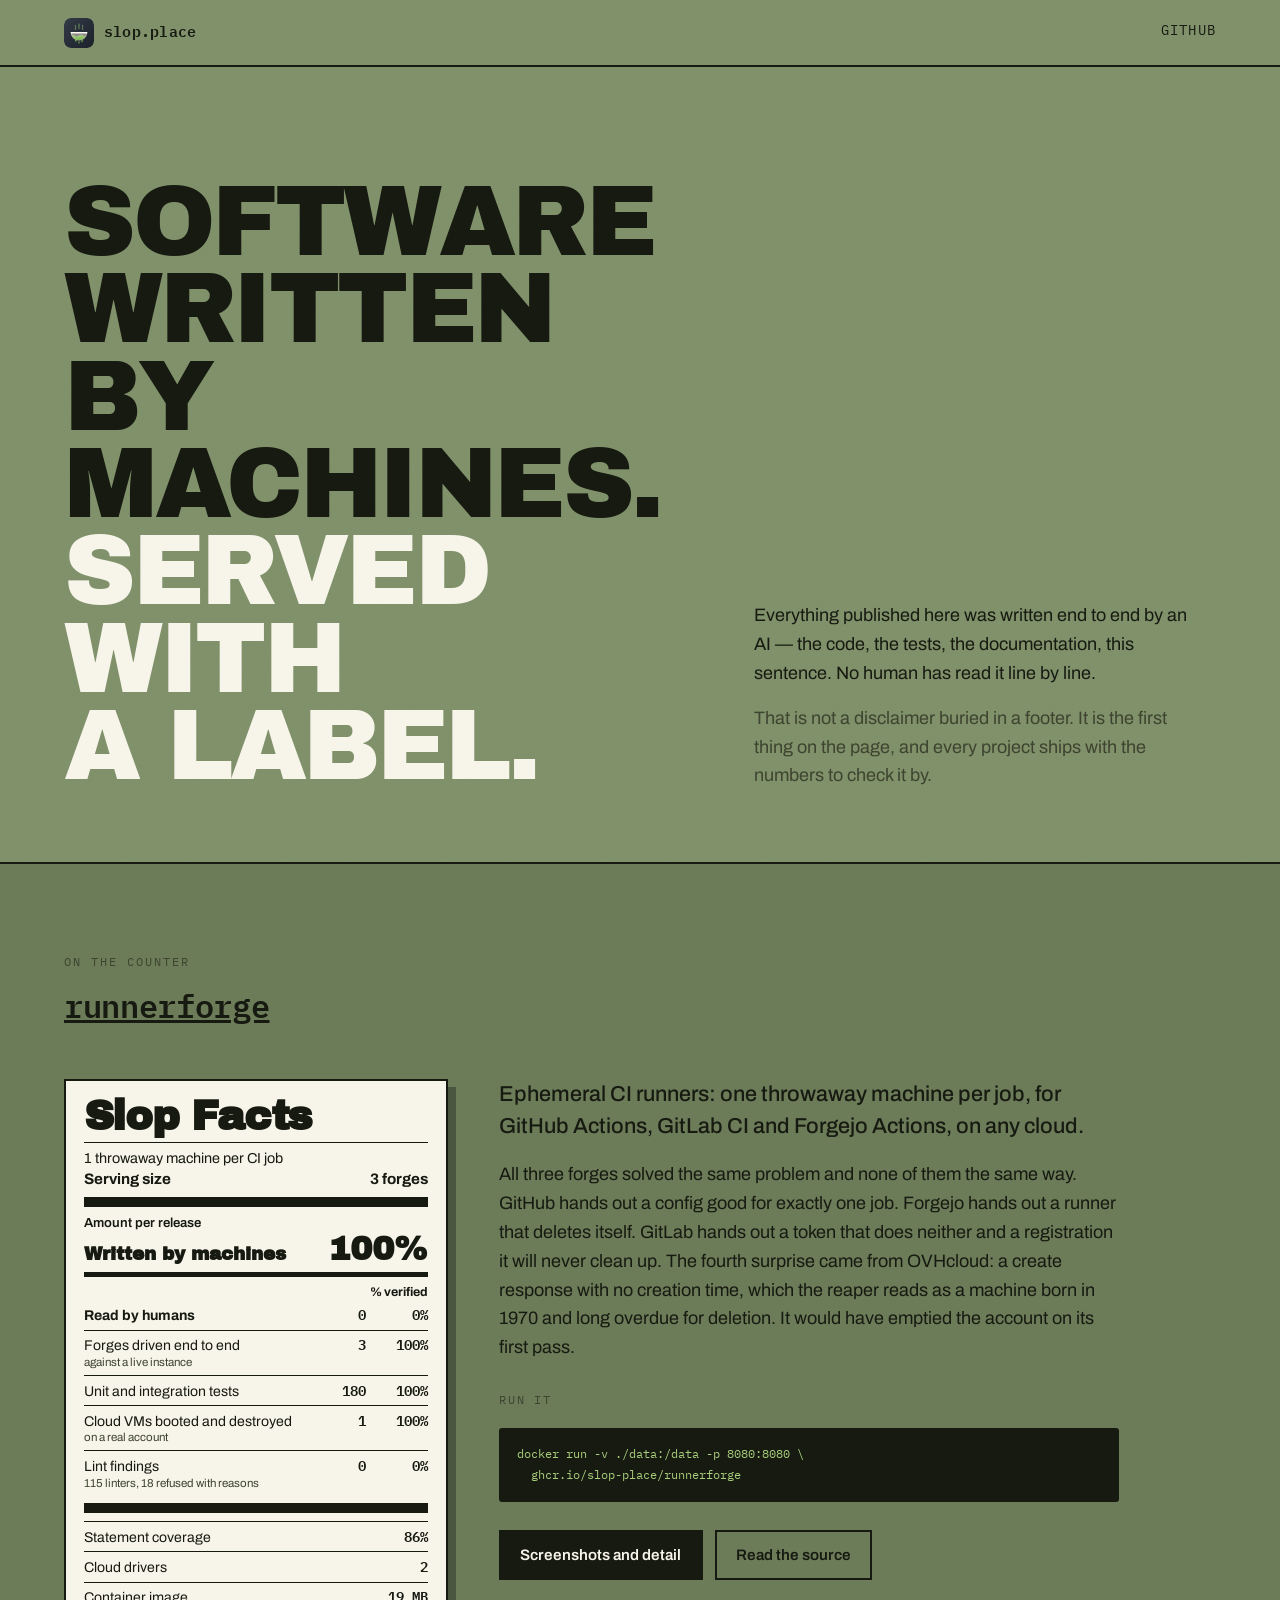
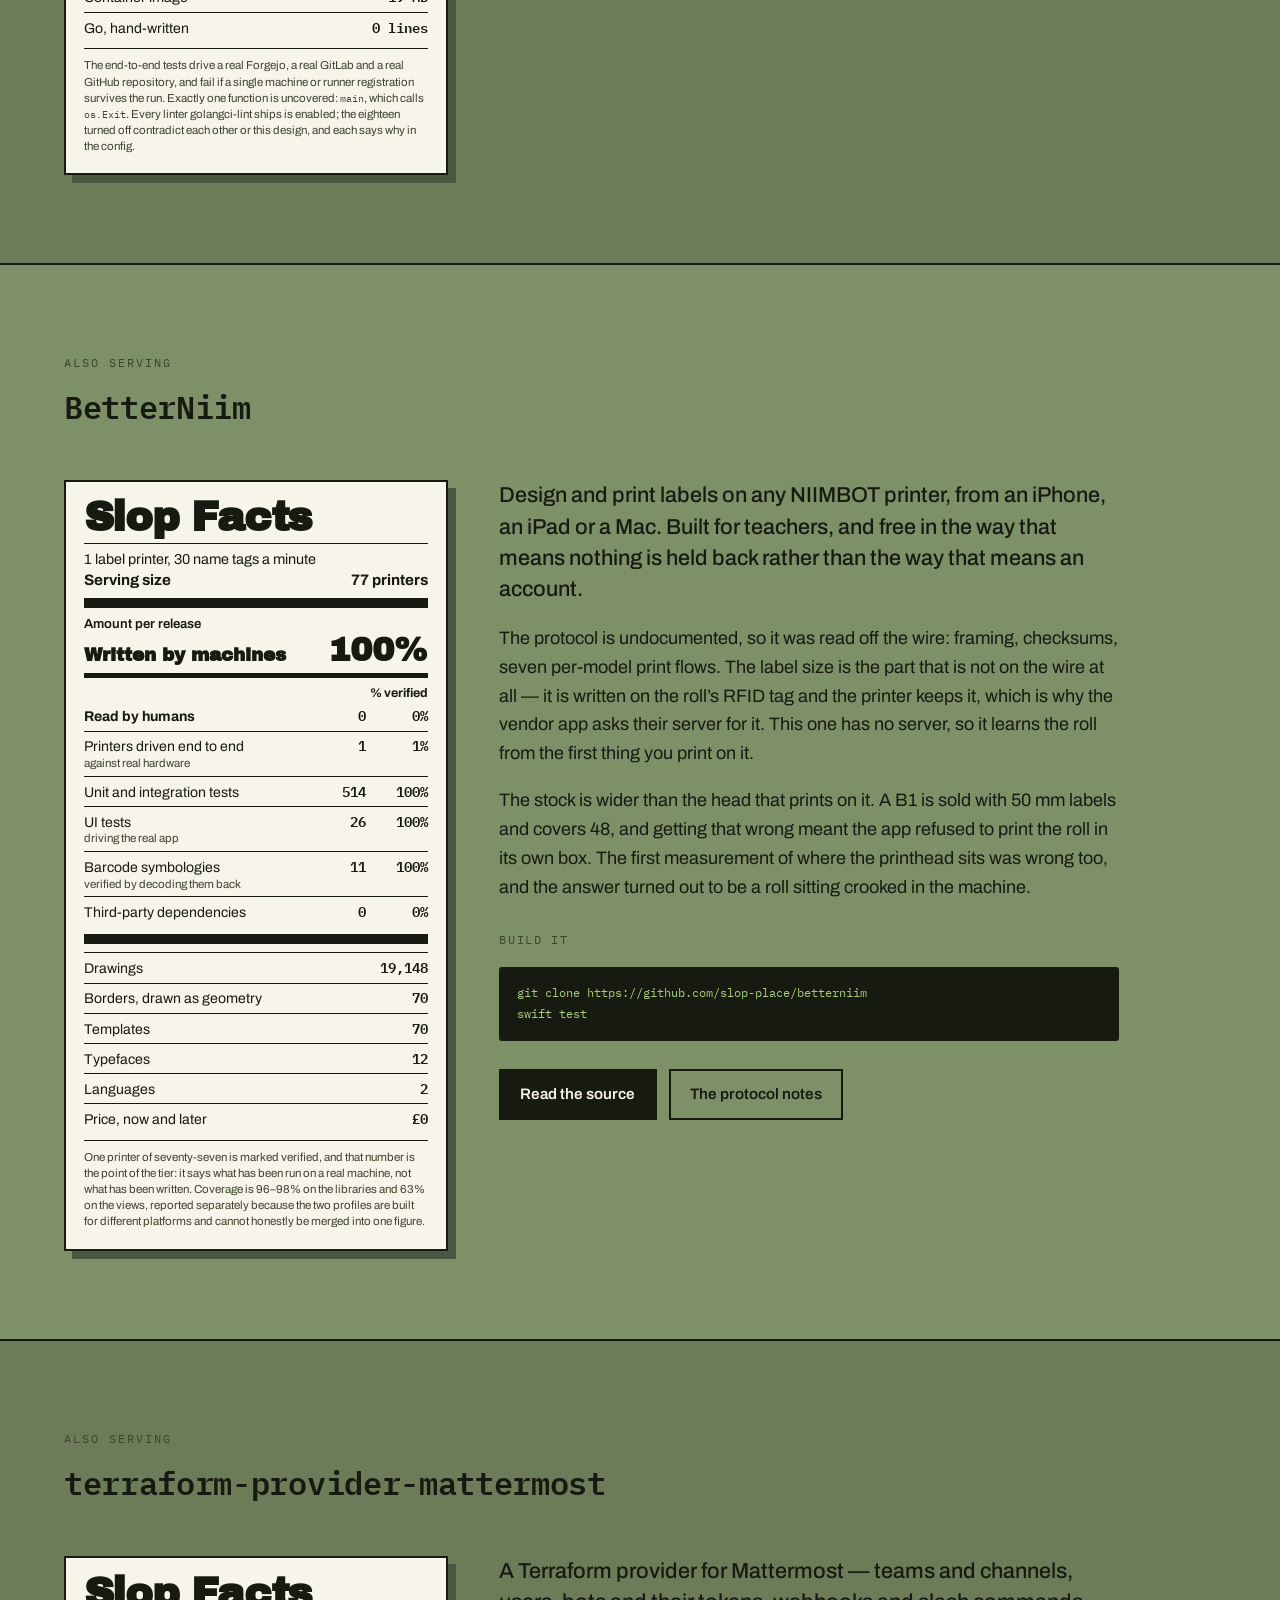
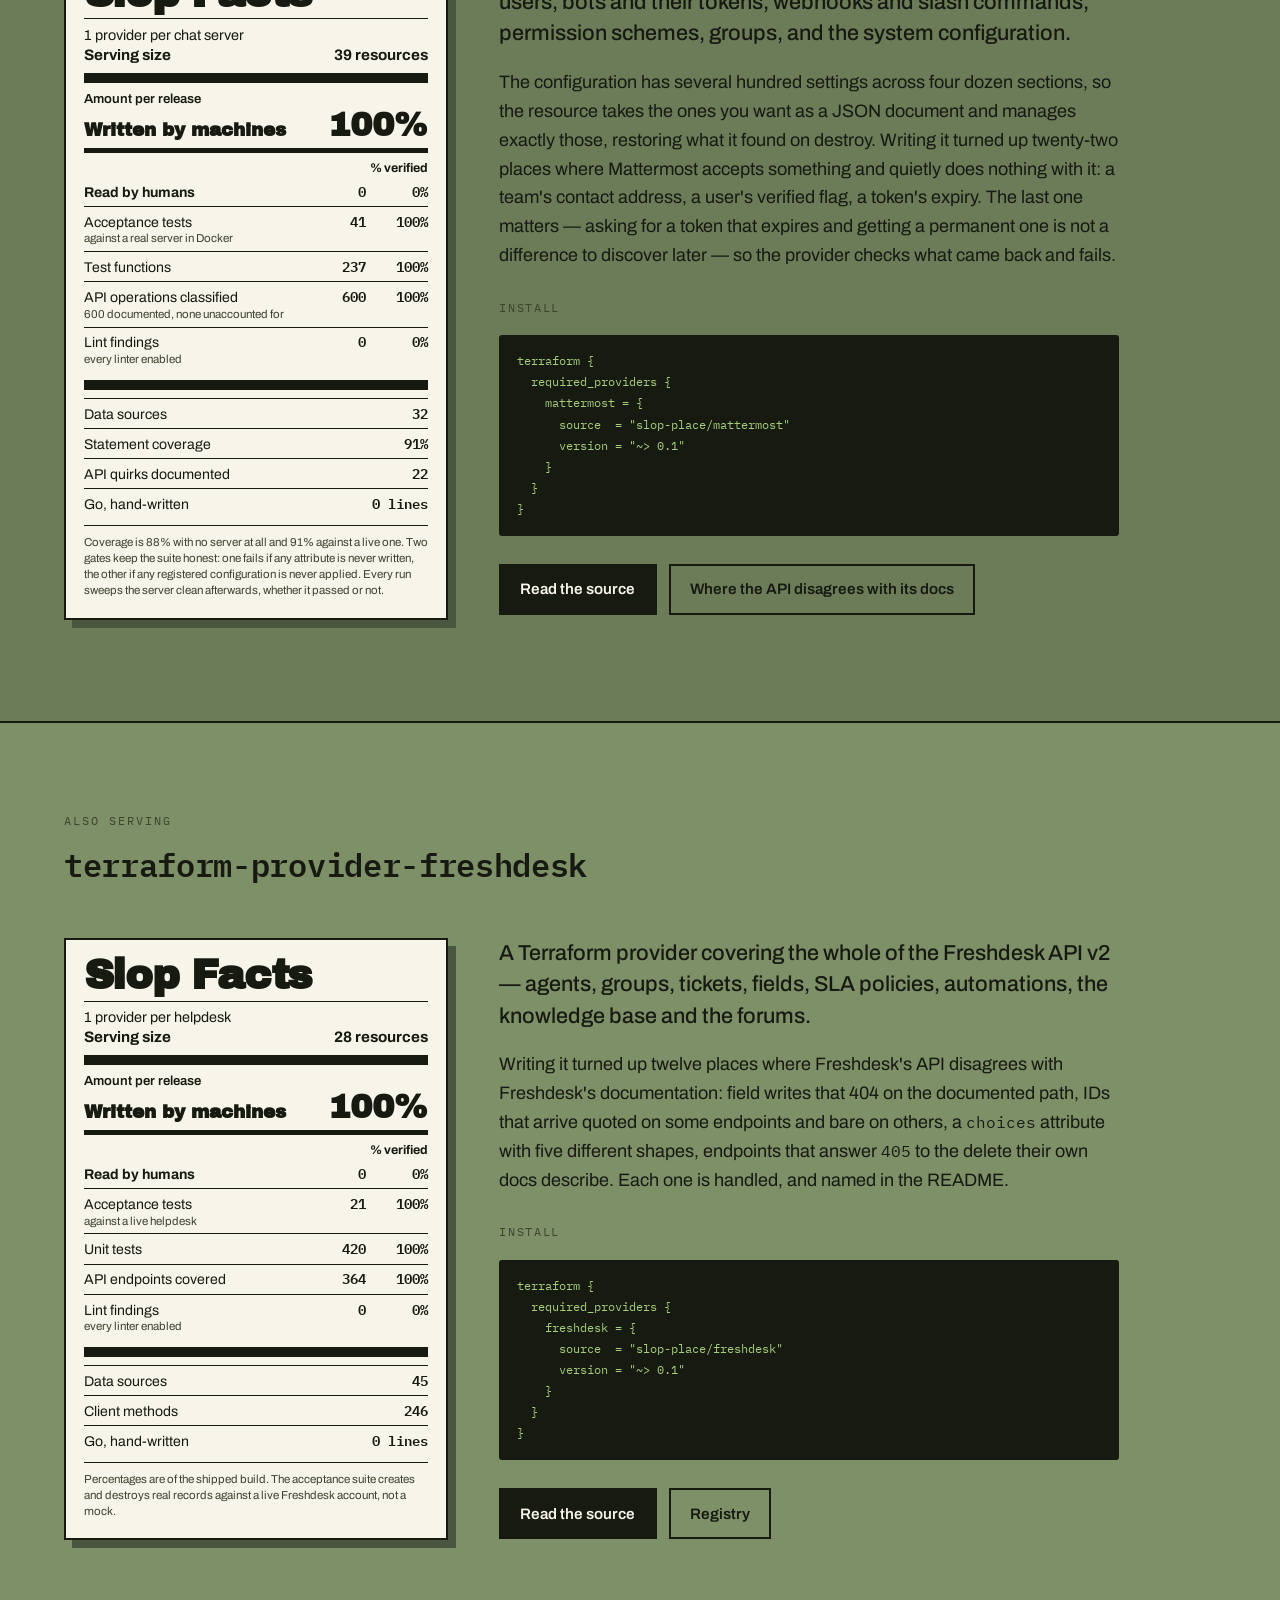
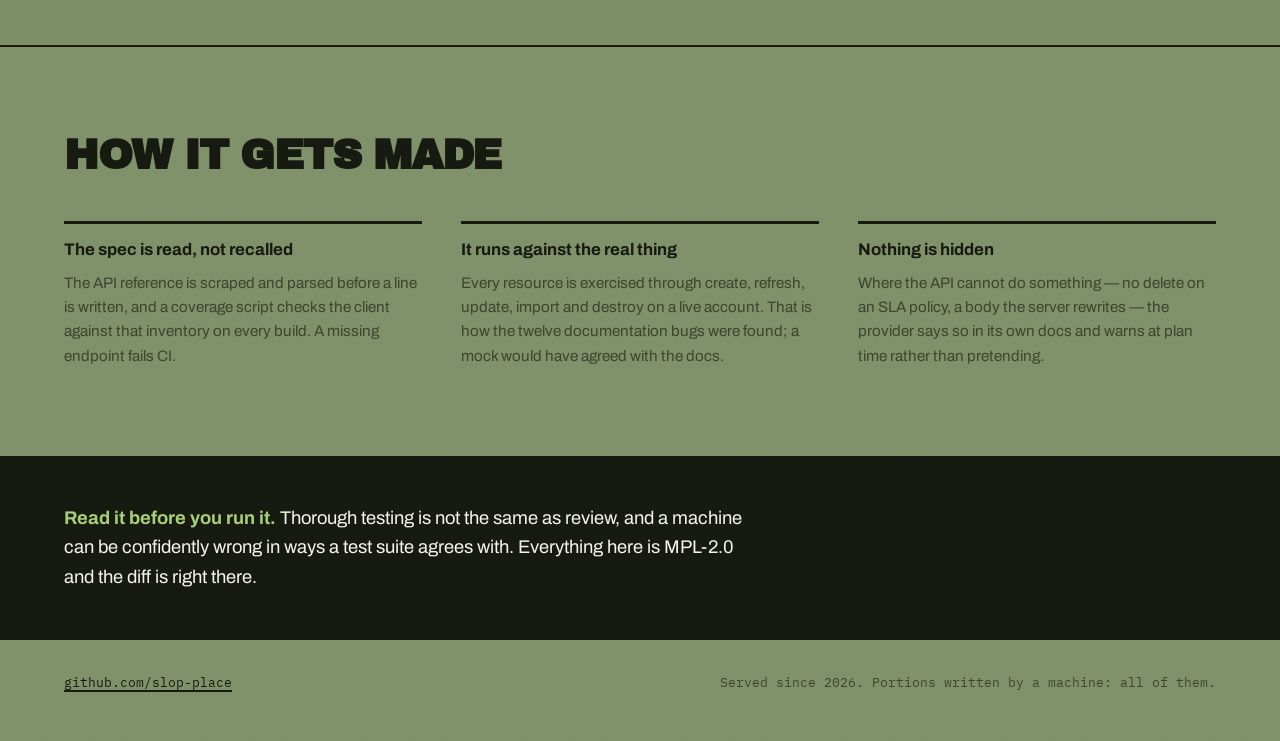
<file: index.html>
<!doctype html>
<html lang="en">
<head>
<meta charset="utf-8">
<meta name="viewport" content="width=device-width, initial-scale=1">
<title>slop.place — software written by machines, served with a label</title>
<meta name="description" content="Open-source software written end to end by AI, published with the numbers to check it by. Ephemeral CI runners and a Terraform provider. No human has read it line by line.">

<link rel="icon" href="/assets/favicon.png" type="image/png">
<meta property="og:title" content="slop.place">
<meta property="og:description" content="Software written by machines. Served with a label.">
<meta property="og:image" content="/assets/slop-place-512.png">
<meta property="og:type" content="website">
<meta property="og:url" content="https://slop.place">
<meta name="twitter:card" content="summary">

<link rel="preconnect" href="https://fonts.googleapis.com">
<link rel="preconnect" href="https://fonts.gstatic.com" crossorigin>
<link href="https://fonts.googleapis.com/css2?family=Archivo:wght@400;500;600;700&family=Archivo+Black&family=IBM+Plex+Mono:wght@400;500;600&display=swap" rel="stylesheet">
<link rel="stylesheet" href="/styles.css">
</head>

<body>
<a class="skip" href="#main">Skip to content</a>

<header class="bar">
  <a class="brand" href="/">
    <img src="/assets/slop-place.svg" alt="" width="30" height="30">
    <span>slop.place</span>
  </a>
  <a class="bar-link" href="https://github.com/slop-place">GitHub</a>
</header>

<main id="main">

  <section class="hero">
    <h1 class="hero-title">
      <span class="line">Software</span>
      <span class="line">written by</span>
      <span class="line">machines.</span>
      <span class="line line--slop">Served with</span>
      <span class="line line--slop">a label.</span>
    </h1>

    <div class="hero-note">
      <p>
        Everything published here was written end to end by an AI — the code, the
        tests, the documentation, this sentence. No human has read it line by line.
      </p>
      <p>
        That is not a disclaimer buried in a footer. It is the first thing on the
        page, and every project ships with the numbers to check it by.
      </p>
    </div>
  </section>

  <section class="serving" aria-labelledby="rf-heading">
    <p class="eyebrow">On the counter</p>
    <h2 id="rf-heading" class="serving-title"><a href="/runnerforge">runnerforge</a></h2>

    <div class="serving-grid">

      <article class="label" aria-labelledby="rf-facts-heading">
        <h3 id="rf-facts-heading" class="label-title">Slop Facts</h3>

        <div class="rule rule--hair"></div>
        <p class="label-serving">1 throwaway machine per CI job</p>
        <p class="label-serving-size">
          <span>Serving size</span><strong>3 forges</strong>
        </p>

        <div class="rule rule--thick"></div>
        <p class="label-amount">Amount per release</p>
        <p class="label-headline">
          <span>Written by machines</span><strong>100%</strong>
        </p>

        <div class="rule rule--medium"></div>
        <p class="label-col">% verified</p>

        <dl class="label-rows">
          <div class="row row--emph">
            <dt>Read by humans</dt><dd class="v">0</dd><dd class="p">0%</dd>
          </div>
          <div class="row">
            <dt>Forges driven end to end <em>against a live instance</em></dt>
            <dd class="v">3</dd><dd class="p">100%</dd>
          </div>
          <div class="row">
            <dt>Unit and integration tests</dt><dd class="v">180</dd><dd class="p">100%</dd>
          </div>
          <div class="row">
            <dt>Cloud VMs booted and destroyed <em>on a real account</em></dt>
            <dd class="v">1</dd><dd class="p">100%</dd>
          </div>
          <div class="row">
            <dt>Lint findings <em>115 linters, 18 refused with reasons</em></dt>
            <dd class="v">0</dd><dd class="p">0%</dd>
          </div>
        </dl>

        <div class="rule rule--thick"></div>

        <dl class="label-minor">
          <div class="row"><dt>Statement coverage</dt><dd class="v">86%</dd></div>
          <div class="row"><dt>Cloud drivers</dt><dd class="v">2</dd></div>
          <div class="row"><dt>Container image</dt><dd class="v">19 MB</dd></div>
          <div class="row"><dt>Go, hand-written</dt><dd class="v">0 lines</dd></div>
        </dl>

        <div class="rule rule--hair"></div>
        <p class="label-foot">
          The end-to-end tests drive a real Forgejo, a real GitLab and a real GitHub
          repository, and fail if a single machine or runner registration survives
          the run. Exactly one function is uncovered: <code>main</code>, which calls
          <code>os.Exit</code>. Every linter golangci-lint ships is enabled; the
          eighteen turned off contradict each other or this design, and each says
          why in the config.
        </p>
      </article>

      <div class="serving-copy">
        <p class="lede">
          Ephemeral CI runners: one throwaway machine per job, for GitHub Actions,
          GitLab CI and Forgejo Actions, on any cloud.
        </p>

        <p>
          All three forges solved the same problem and none of them the same way.
          GitHub hands out a config good for exactly one job. Forgejo hands out a
          runner that deletes itself. GitLab hands out a token that does neither
          and a registration it will never clean up. The fourth surprise came from
          OVHcloud: a create response with no creation time, which the reaper reads
          as a machine born in 1970 and long overdue for deletion. It would have
          emptied the account on its first pass.
        </p>

        <div class="install">
          <p class="install-label">Run it</p>
<pre><code>docker run -v ./data:/data -p 8080:8080 \
  ghcr.io/slop-place/runnerforge</code></pre>
        </div>

        <p class="links">
          <a class="cta" href="/runnerforge">Screenshots and detail</a>
          <a class="cta cta--ghost" href="https://github.com/slop-place/runnerforge">Read the source</a>
        </p>
      </div>

    </div>
  </section>

  <section class="serving serving--alt" aria-labelledby="bn-heading">
    <p class="eyebrow">Also serving</p>
    <h2 id="bn-heading" class="serving-title">BetterNiim</h2>

    <div class="serving-grid">

      <article class="label" aria-labelledby="bn-facts-heading">
        <h3 id="bn-facts-heading" class="label-title">Slop Facts</h3>

        <div class="rule rule--hair"></div>
        <p class="label-serving">1 label printer, 30 name tags a minute</p>
        <p class="label-serving-size">
          <span>Serving size</span><strong>77 printers</strong>
        </p>

        <div class="rule rule--thick"></div>
        <p class="label-amount">Amount per release</p>
        <p class="label-headline">
          <span>Written by machines</span><strong>100%</strong>
        </p>

        <div class="rule rule--medium"></div>
        <p class="label-col">% verified</p>

        <dl class="label-rows">
          <div class="row row--emph">
            <dt>Read by humans</dt><dd class="v">0</dd><dd class="p">0%</dd>
          </div>
          <div class="row">
            <dt>Printers driven end to end <em>against real hardware</em></dt>
            <dd class="v">1</dd><dd class="p">1%</dd>
          </div>
          <div class="row">
            <dt>Unit and integration tests</dt><dd class="v">514</dd><dd class="p">100%</dd>
          </div>
          <div class="row">
            <dt>UI tests <em>driving the real app</em></dt>
            <dd class="v">26</dd><dd class="p">100%</dd>
          </div>
          <div class="row">
            <dt>Barcode symbologies <em>verified by decoding them back</em></dt>
            <dd class="v">11</dd><dd class="p">100%</dd>
          </div>
          <div class="row">
            <dt>Third-party dependencies</dt><dd class="v">0</dd><dd class="p">0%</dd>
          </div>
        </dl>

        <div class="rule rule--thick"></div>

        <dl class="label-minor">
          <div class="row"><dt>Drawings</dt><dd class="v">19,148</dd></div>
          <div class="row"><dt>Borders, drawn as geometry</dt><dd class="v">70</dd></div>
          <div class="row"><dt>Templates</dt><dd class="v">70</dd></div>
          <div class="row"><dt>Typefaces</dt><dd class="v">12</dd></div>
          <div class="row"><dt>Languages</dt><dd class="v">2</dd></div>
          <div class="row"><dt>Price, now and later</dt><dd class="v">£0</dd></div>
        </dl>

        <div class="rule rule--hair"></div>
        <p class="label-foot">
          One printer of seventy-seven is marked verified, and that number is the
          point of the tier: it says what has been run on a real machine, not what
          has been written. Coverage is 96&ndash;98% on the libraries and 63% on
          the views, reported separately because the two profiles are built for
          different platforms and cannot honestly be merged into one figure.
        </p>
      </article>

      <div class="serving-copy">
        <p class="lede">
          Design and print labels on any NIIMBOT printer, from an iPhone, an iPad
          or a Mac. Built for teachers, and free in the way that means nothing is
          held back rather than the way that means an account.
        </p>

        <p>
          The protocol is undocumented, so it was read off the wire: framing,
          checksums, seven per-model print flows. The label size is the part that
          is not on the wire at all &mdash; it is written on the roll&rsquo;s RFID
          tag and the printer keeps it, which is why the vendor app asks their
          server for it. This one has no server, so it learns the roll from the
          first thing you print on it.
        </p>

        <p>
          The stock is wider than the head that prints on it. A B1 is sold with
          50&nbsp;mm labels and covers 48, and getting that wrong meant the app
          refused to print the roll in its own box. The first measurement of where
          the printhead sits was wrong too, and the answer turned out to be a roll
          sitting crooked in the machine.
        </p>

        <div class="install">
          <p class="install-label">Build it</p>
<pre><code>git clone https://github.com/slop-place/betterniim
swift test</code></pre>
        </div>

        <p class="links">
          <a class="cta" href="https://github.com/slop-place/betterniim">Read the source</a>
          <a class="cta cta--ghost" href="https://github.com/slop-place/betterniim/blob/main/docs/PROTOCOL.md">The protocol notes</a>
        </p>
      </div>

    </div>
  </section>

  <section class="serving" aria-labelledby="mm-heading">
    <p class="eyebrow">Also serving</p>
    <h2 id="mm-heading" class="serving-title">terraform-provider-mattermost</h2>

    <div class="serving-grid">

      <article class="label" aria-labelledby="mm-facts-heading">
        <h3 id="mm-facts-heading" class="label-title">Slop Facts</h3>

        <div class="rule rule--hair"></div>
        <p class="label-serving">1 provider per chat server</p>
        <p class="label-serving-size">
          <span>Serving size</span><strong>39 resources</strong>
        </p>

        <div class="rule rule--thick"></div>
        <p class="label-amount">Amount per release</p>
        <p class="label-headline">
          <span>Written by machines</span><strong>100%</strong>
        </p>

        <div class="rule rule--medium"></div>
        <p class="label-col">% verified</p>

        <dl class="label-rows">
          <div class="row row--emph">
            <dt>Read by humans</dt><dd class="v">0</dd><dd class="p">0%</dd>
          </div>
          <div class="row">
            <dt>Acceptance tests <em>against a real server in Docker</em></dt>
            <dd class="v">41</dd><dd class="p">100%</dd>
          </div>
          <div class="row">
            <dt>Test functions</dt><dd class="v">237</dd><dd class="p">100%</dd>
          </div>
          <div class="row">
            <dt>API operations classified <em>600 documented, none unaccounted for</em></dt>
            <dd class="v">600</dd><dd class="p">100%</dd>
          </div>
          <div class="row">
            <dt>Lint findings <em>every linter enabled</em></dt>
            <dd class="v">0</dd><dd class="p">0%</dd>
          </div>
        </dl>

        <div class="rule rule--thick"></div>

        <dl class="label-minor">
          <div class="row"><dt>Data sources</dt><dd class="v">32</dd></div>
          <div class="row"><dt>Statement coverage</dt><dd class="v">91%</dd></div>
          <div class="row"><dt>API quirks documented</dt><dd class="v">22</dd></div>
          <div class="row"><dt>Go, hand-written</dt><dd class="v">0 lines</dd></div>
        </dl>

        <div class="rule rule--hair"></div>
        <p class="label-foot">
          Coverage is 88% with no server at all and 91% against a live one. Two
          gates keep the suite honest: one fails if any attribute is never
          written, the other if any registered configuration is never applied.
          Every run sweeps the server clean afterwards, whether it passed or not.
        </p>
      </article>

      <div class="serving-copy">
        <p class="lede">
          A Terraform provider for Mattermost — teams and channels, users, bots and
          their tokens, webhooks and slash commands, permission schemes, groups,
          and the system configuration.
        </p>

        <p>
          The configuration has several hundred settings across four dozen
          sections, so the resource takes the ones you want as a JSON document and
          manages exactly those, restoring what it found on destroy. Writing it
          turned up twenty-two places where Mattermost accepts something and quietly
          does nothing with it: a team's contact address, a user's verified flag,
          a token's expiry. The last one matters — asking for a token that expires
          and getting a permanent one is not a difference to discover later — so
          the provider checks what came back and fails.
        </p>

        <div class="install">
          <p class="install-label">Install</p>
<pre><code>terraform {
  required_providers {
    mattermost = {
      source  = "slop-place/mattermost"
      version = "~&gt; 0.1"
    }
  }
}</code></pre>
        </div>

        <p class="links">
          <a class="cta" href="https://github.com/slop-place/terraform-provider-mattermost">Read the source</a>
          <a class="cta cta--ghost" href="https://github.com/slop-place/terraform-provider-mattermost/blob/main/internal/apispec/FINDINGS.md">Where the API disagrees with its docs</a>
        </p>
      </div>

    </div>
  </section>

  <section class="serving serving--alt" aria-labelledby="serving-heading">
    <p class="eyebrow">Also serving</p>
    <h2 id="serving-heading" class="serving-title">terraform-provider-freshdesk</h2>

    <div class="serving-grid">

      <!-- The signature: a regulatory label for a software release. -->
      <article class="label" aria-labelledby="facts-heading">
        <h3 id="facts-heading" class="label-title">Slop Facts</h3>

        <div class="rule rule--hair"></div>
        <p class="label-serving">1 provider per helpdesk</p>
        <p class="label-serving-size">
          <span>Serving size</span><strong>28 resources</strong>
        </p>

        <div class="rule rule--thick"></div>
        <p class="label-amount">Amount per release</p>
        <p class="label-headline">
          <span>Written by machines</span><strong>100%</strong>
        </p>

        <div class="rule rule--medium"></div>
        <p class="label-col">% verified</p>

        <dl class="label-rows">
          <div class="row row--emph">
            <dt>Read by humans</dt><dd class="v">0</dd><dd class="p">0%</dd>
          </div>
          <div class="row">
            <dt>Acceptance tests <em>against a live helpdesk</em></dt>
            <dd class="v">21</dd><dd class="p">100%</dd>
          </div>
          <div class="row">
            <dt>Unit tests</dt><dd class="v">420</dd><dd class="p">100%</dd>
          </div>
          <div class="row">
            <dt>API endpoints covered</dt><dd class="v">364</dd><dd class="p">100%</dd>
          </div>
          <div class="row">
            <dt>Lint findings <em>every linter enabled</em></dt>
            <dd class="v">0</dd><dd class="p">0%</dd>
          </div>
        </dl>

        <div class="rule rule--thick"></div>

        <dl class="label-minor">
          <div class="row"><dt>Data sources</dt><dd class="v">45</dd></div>
          <div class="row"><dt>Client methods</dt><dd class="v">246</dd></div>
          <div class="row"><dt>Go, hand-written</dt><dd class="v">0 lines</dd></div>
        </dl>

        <div class="rule rule--hair"></div>
        <p class="label-foot">
          Percentages are of the shipped build. The acceptance suite creates and
          destroys real records against a live Freshdesk account, not a mock.
        </p>
      </article>

      <div class="serving-copy">
        <p class="lede">
          A Terraform provider covering the whole of the Freshdesk API v2 — agents,
          groups, tickets, fields, SLA policies, automations, the knowledge base and
          the forums.
        </p>

        <p>
          Writing it turned up twelve places where Freshdesk's API disagrees with
          Freshdesk's documentation: field writes that 404 on the documented path,
          IDs that arrive quoted on some endpoints and bare on others, a
          <code>choices</code> attribute with five different shapes, endpoints that
          answer <code>405</code> to the delete their own docs describe. Each one is
          handled, and named in the README.
        </p>

        <div class="install">
          <p class="install-label">Install</p>
<pre><code>terraform {
  required_providers {
    freshdesk = {
      source  = "slop-place/freshdesk"
      version = "~&gt; 0.1"
    }
  }
}</code></pre>
        </div>

        <p class="links">
          <a class="cta" href="https://github.com/slop-place/terraform-provider-freshdesk">Read the source</a>
          <a class="cta cta--ghost" href="https://registry.terraform.io/providers/slop-place/freshdesk/latest">Registry</a>
        </p>
      </div>

    </div>
  </section>

  <section class="kitchen" aria-labelledby="kitchen-heading">
    <h2 id="kitchen-heading" class="kitchen-title">How it gets made</h2>
    <div class="kitchen-grid">
      <div class="dish">
        <h3>The spec is read, not recalled</h3>
        <p>
          The API reference is scraped and parsed before a line is written, and a
          coverage script checks the client against that inventory on every build.
          A missing endpoint fails CI.
        </p>
      </div>
      <div class="dish">
        <h3>It runs against the real thing</h3>
        <p>
          Every resource is exercised through create, refresh, update, import and
          destroy on a live account. That is how the twelve documentation bugs were
          found; a mock would have agreed with the docs.
        </p>
      </div>
      <div class="dish">
        <h3>Nothing is hidden</h3>
        <p>
          Where the API cannot do something — no delete on an SLA policy, a body the
          server rewrites — the provider says so in its own docs and warns at plan
          time rather than pretending.
        </p>
      </div>
    </div>
  </section>

  <section class="caveat">
    <p>
      <strong>Read it before you run it.</strong> Thorough testing is not the same
      as review, and a machine can be confidently wrong in ways a test suite agrees
      with. Everything here is MPL-2.0 and the diff is right there.
    </p>
  </section>

</main>

<footer class="foot">
  <p><a href="https://github.com/slop-place">github.com/slop-place</a></p>
  <p class="foot-quiet">Served since 2026. Portions written by a machine: all of them.</p>
</footer>

</body>
</html>
</file>
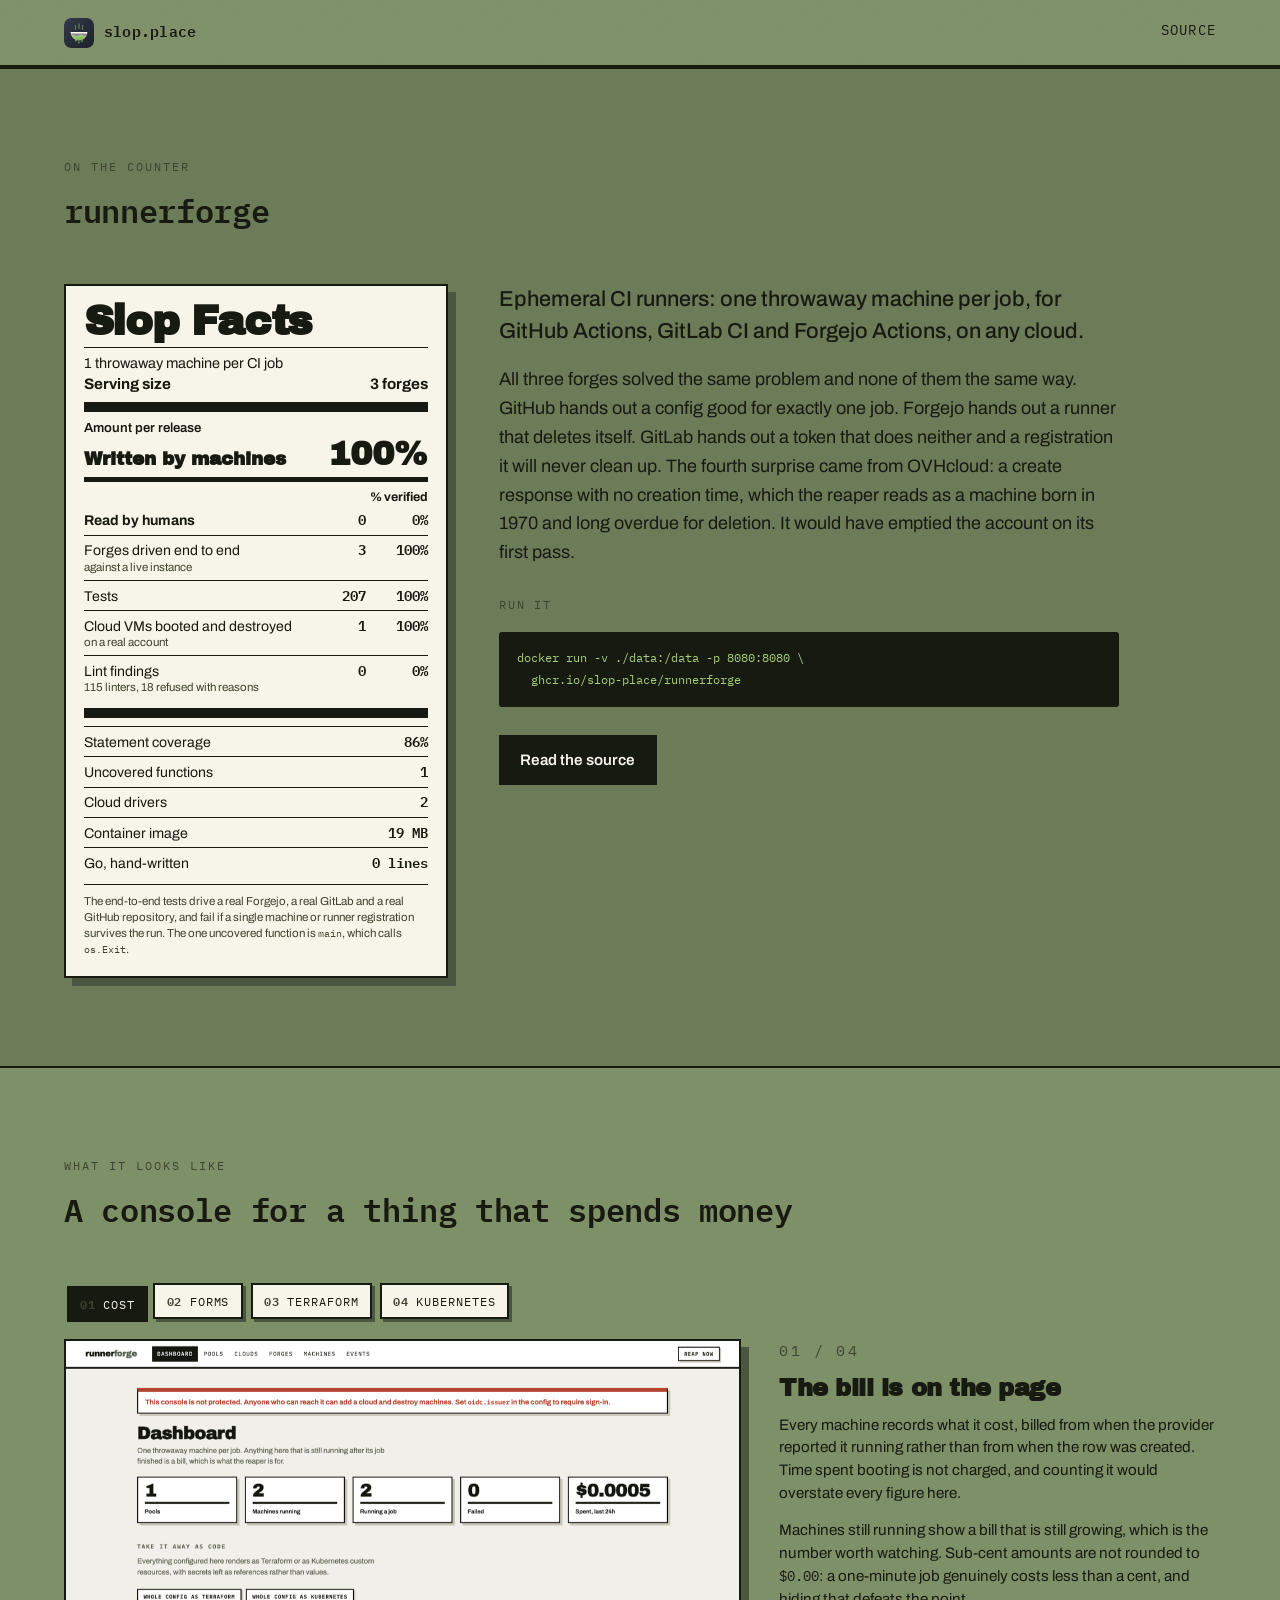
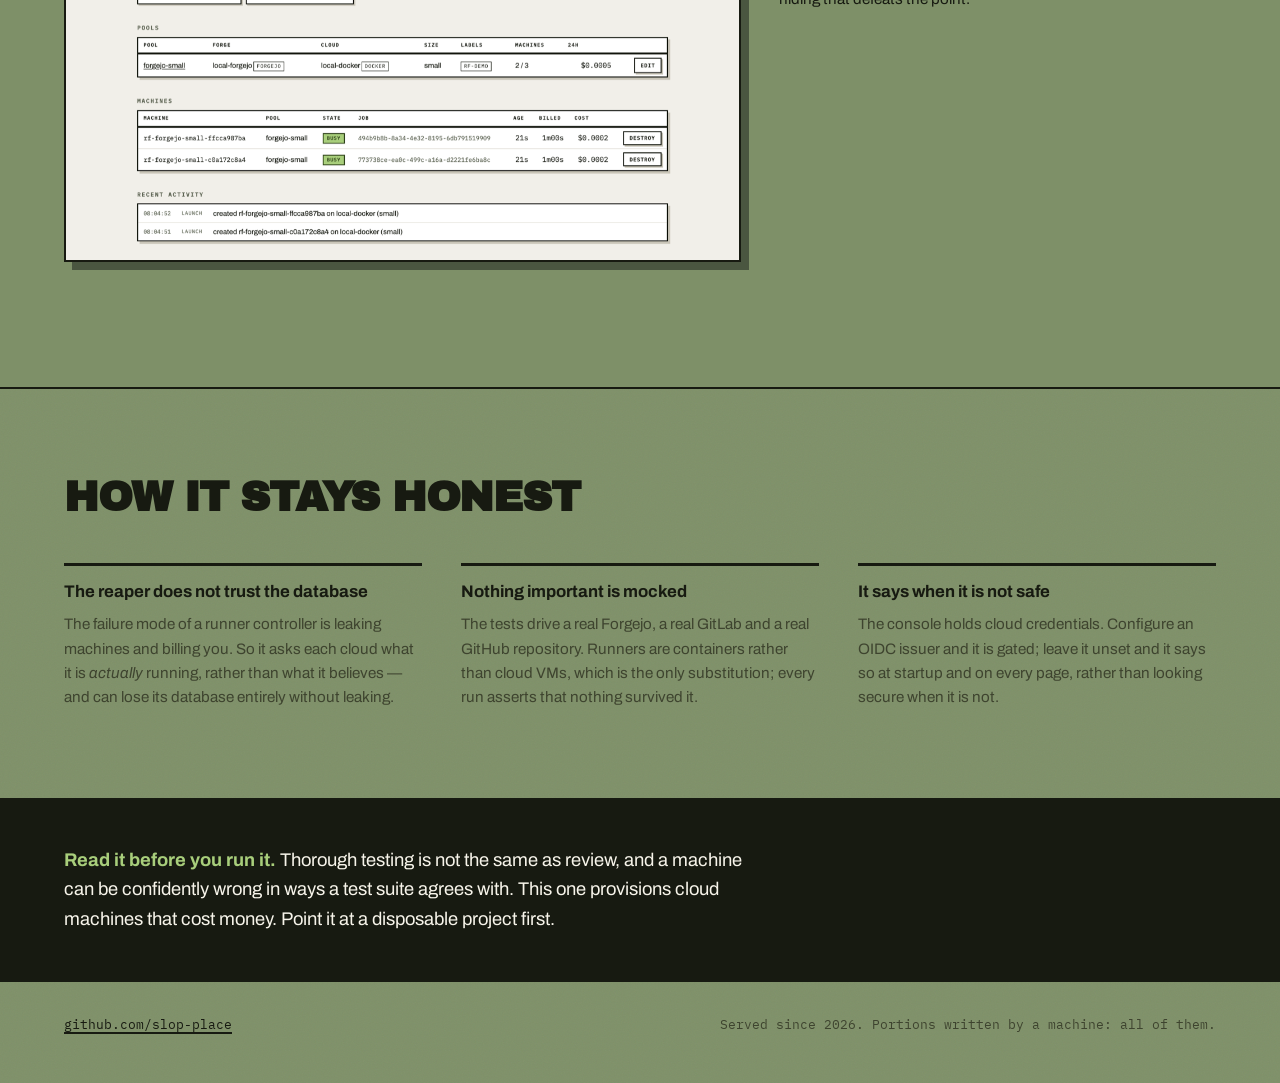
<file: runnerforge.html>
<!doctype html>
<html lang="en">
<head>
<meta charset="utf-8">
<meta name="viewport" content="width=device-width, initial-scale=1">
<title>runnerforge — one throwaway machine per CI job</title>
<meta name="description" content="Ephemeral CI runners for GitHub Actions, GitLab CI and Forgejo, on any cloud. One throwaway machine per job, destroyed when the job ends. Written end to end by an AI.">

<link rel="icon" href="/assets/favicon.png" type="image/png">
<meta property="og:title" content="runnerforge">
<meta property="og:description" content="One throwaway machine per CI job. Three forges, any cloud.">
<meta property="og:image" content="/assets/runnerforge/01-dashboard.png">
<meta property="og:type" content="website">
<meta property="og:url" content="https://slop.place/runnerforge">
<meta name="twitter:card" content="summary_large_image">

<link rel="preconnect" href="https://fonts.googleapis.com">
<link rel="preconnect" href="https://fonts.gstatic.com" crossorigin>
<link href="https://fonts.googleapis.com/css2?family=Archivo:wght@400;500;600;700&family=Archivo+Black&family=IBM+Plex+Mono:wght@400;500;600&display=swap" rel="stylesheet">
<link rel="stylesheet" href="/styles.css">
</head>

<body>
<a class="skip" href="#main">Skip to content</a>

<header class="bar">
  <a class="brand" href="/">
    <img src="/assets/slop-place.svg" alt="" width="30" height="30">
    <span>slop.place</span>
  </a>
  <a class="bar-link" href="https://github.com/slop-place/runnerforge">Source</a>
</header>

<main id="main">

  <section class="serving">
    <p class="eyebrow">On the counter</p>
    <h2 class="serving-title">runnerforge</h2>

    <div class="serving-grid">

      <article class="label" aria-labelledby="facts-heading">
        <h3 id="facts-heading" class="label-title">Slop Facts</h3>

        <div class="rule rule--hair"></div>
        <p class="label-serving">1 throwaway machine per CI job</p>
        <p class="label-serving-size">
          <span>Serving size</span><strong>3 forges</strong>
        </p>

        <div class="rule rule--thick"></div>
        <p class="label-amount">Amount per release</p>
        <p class="label-headline">
          <span>Written by machines</span><strong>100%</strong>
        </p>

        <div class="rule rule--medium"></div>
        <p class="label-col">% verified</p>

        <dl class="label-rows">
          <div class="row row--emph">
            <dt>Read by humans</dt><dd class="v">0</dd><dd class="p">0%</dd>
          </div>
          <div class="row">
            <dt>Forges driven end to end <em>against a live instance</em></dt>
            <dd class="v">3</dd><dd class="p">100%</dd>
          </div>
          <div class="row">
            <dt>Tests</dt><dd class="v">207</dd><dd class="p">100%</dd>
          </div>
          <div class="row">
            <dt>Cloud VMs booted and destroyed <em>on a real account</em></dt>
            <dd class="v">1</dd><dd class="p">100%</dd>
          </div>
          <div class="row">
            <dt>Lint findings <em>115 linters, 18 refused with reasons</em></dt>
            <dd class="v">0</dd><dd class="p">0%</dd>
          </div>
        </dl>

        <div class="rule rule--thick"></div>

        <dl class="label-minor">
          <div class="row"><dt>Statement coverage</dt><dd class="v">86%</dd></div>
          <div class="row"><dt>Uncovered functions</dt><dd class="v">1</dd></div>
          <div class="row"><dt>Cloud drivers</dt><dd class="v">2</dd></div>
          <div class="row"><dt>Container image</dt><dd class="v">19 MB</dd></div>
          <div class="row"><dt>Go, hand-written</dt><dd class="v">0 lines</dd></div>
        </dl>

        <div class="rule rule--hair"></div>
        <p class="label-foot">
          The end-to-end tests drive a real Forgejo, a real GitLab and a real
          GitHub repository, and fail if a single machine or runner registration
          survives the run. The one uncovered function is <code>main</code>,
          which calls <code>os.Exit</code>.
        </p>
      </article>

      <div class="serving-copy">
        <p class="lede">
          Ephemeral CI runners: one throwaway machine per job, for GitHub
          Actions, GitLab CI and Forgejo Actions, on any cloud.
        </p>

        <p>
          All three forges solved the same problem and none of them the same way.
          GitHub hands out a config good for exactly one job. Forgejo hands out a
          runner that deletes itself. GitLab hands out a token that does neither
          and a registration it will never clean up. The fourth surprise came
          from OVHcloud: a create response with no creation time, which the
          reaper reads as a machine born in 1970 and long overdue for deletion.
          It would have emptied the account on its first pass.
        </p>

        <div class="install">
          <p class="install-label">Run it</p>
<pre><code>docker run -v ./data:/data -p 8080:8080 \
  ghcr.io/slop-place/runnerforge</code></pre>
        </div>

        <p class="links">
          <a class="cta" href="https://github.com/slop-place/runnerforge">Read the source</a>
        </p>
      </div>

    </div>
  </section>

  <section class="shots serving--alt" aria-labelledby="shots-heading">
    <p class="eyebrow">What it looks like</p>
    <h2 id="shots-heading" class="serving-title">A console for a thing that spends money</h2>

    <!-- A carousel with no JavaScript: the track is a scroll-snap container and
         the numbers above are ordinary anchor links. It scrolls, swipes and
         keyboards without a script, and degrades to a plain scrollable row if
         scroll-snap is unsupported. -->
    <div class="carousel">
      <nav class="dots" aria-label="Screenshots">
        <a href="#shot-cost"><span class="dot-n">01</span> Cost</a>
        <a href="#shot-forms"><span class="dot-n">02</span> Forms</a>
        <a href="#shot-hcl"><span class="dot-n">03</span> Terraform</a>
        <a href="#shot-crd"><span class="dot-n">04</span> Kubernetes</a>
      </nav>
      <ol class="track">

        <li class="slide" id="shot-cost">
          <figure>
            <img src="/assets/runnerforge/01-dashboard.png" width="1200" height="925"
                 alt="The runnerforge dashboard: counts of pools and running machines, a spend figure for the last 24 hours, a table of machines with their state and cost, and a log of recent activity.">
          </figure>
          <div class="slide-copy">
            <p class="slide-n">01 / 04</p>
            <h3>The bill is on the page</h3>
            <p>
              Every machine records what it cost, billed from when the provider
              reported it running rather than from when the row was created.
              Time spent booting is not charged, and counting it would overstate
              every figure here.
            </p>
            <p>
              Machines still running show a bill that is still growing, which is
              the number worth watching. Sub-cent amounts are not rounded to
              <code>$0.00</code>: a one-minute job genuinely costs less than a
              cent, and hiding that defeats the point.
            </p>
          </div>
        </li>

        <li class="slide" id="shot-forms">
          <figure>
            <img src="/assets/runnerforge/04-ovh-cloud.png" width="1158" height="1200" loading="lazy"
                 alt="The OVHcloud configuration page: labelled form fields for the Keystone endpoint, region and project, with stored credentials shown as set rather than as values, and a flavor picker listing real machine types from the account.">
          </figure>
          <div class="slide-copy">
            <p class="slide-n">02 / 04</p>
            <h3>Forms, not a JSON textarea</h3>
            <p>
              Drivers declare their settings as typed fields, so the form has
              labels, help text and validation. Providers that can list what an
              account offers turn the flavor and image inputs into pickers of
              real values — smallest first, because the cheapest thing that
              works is usually the right choice.
            </p>
            <p>
              Secrets are never rendered back. The form says one is stored and
              keeps it when you leave the field blank.
            </p>
          </div>
        </li>

        <li class="slide" id="shot-hcl">
          <figure>
            <img src="/assets/runnerforge/02-export-hcl.png" width="1200" height="857" loading="lazy"
                 alt="A pool rendered as Terraform HCL, with resource references to the forge, cloud, size and image rather than hard-coded ids.">
          </figure>
          <div class="slide-copy">
            <p class="slide-n">03 / 04</p>
            <h3>The UI is not a dead end</h3>
            <p>
              Anything configured by clicking renders itself as Terraform,
              referencing the other resources properly rather than hard-coding
              ids that mean nothing in another deployment.
            </p>
            <p>
              Secrets become <code>var.</code> references, so what you paste
              into a repository never carries a credential.
            </p>
          </div>
        </li>

        <li class="slide" id="shot-crd">
          <figure>
            <img src="/assets/runnerforge/03-export-crd.png" width="1200" height="925" loading="lazy"
                 alt="The same cloud rendered as a Kubernetes custom resource, with its size and image catalogues nested under the spec.">
          </figure>
          <div class="slide-copy">
            <p class="slide-n">04 / 04</p>
            <h3>Or let the cluster own it</h3>
            <p>
              The same configuration renders as a Kubernetes custom resource.
              Run with <code>-k8s</code> and objects are reconciled into the
              database, their status reports back, and those records go
              read-only in the UI.
            </p>
            <p>
              Credentials come from a <code>secretRef</code> in both directions.
              Anything made in the UI is left alone, so both ways of working
              coexist in one deployment.
            </p>
          </div>
        </li>

      </ol>
    </div>
  </section>

  <section class="kitchen" aria-labelledby="kitchen-heading">
    <h2 id="kitchen-heading" class="kitchen-title">How it stays honest</h2>
    <div class="kitchen-grid">
      <div class="dish">
        <h3>The reaper does not trust the database</h3>
        <p>
          The failure mode of a runner controller is leaking machines and
          billing you. So it asks each cloud what it is <em>actually</em>
          running, rather than what it believes — and can lose its database
          entirely without leaking.
        </p>
      </div>
      <div class="dish">
        <h3>Nothing important is mocked</h3>
        <p>
          The tests drive a real Forgejo, a real GitLab and a real GitHub
          repository. Runners are containers rather than cloud VMs, which is the
          only substitution; every run asserts that nothing survived it.
        </p>
      </div>
      <div class="dish">
        <h3>It says when it is not safe</h3>
        <p>
          The console holds cloud credentials. Configure an OIDC issuer and it is
          gated; leave it unset and it says so at startup and on every page,
          rather than looking secure when it is not.
        </p>
      </div>
    </div>
  </section>

  <section class="caveat">
    <p>
      <strong>Read it before you run it.</strong> Thorough testing is not the same
      as review, and a machine can be confidently wrong in ways a test suite agrees
      with. This one provisions cloud machines that cost money. Point it at a
      disposable project first.
    </p>
  </section>

</main>

<footer class="foot">
  <p><a href="https://github.com/slop-place">github.com/slop-place</a></p>
  <p class="foot-quiet">Served since 2026. Portions written by a machine: all of them.</p>
</footer>

</body>
</html>
</file>
<file: styles.css>
/* slop.place
   The ground is institutional canteen green; the labels are paper. The joke is
   that the slop arrives with a regulatory panel, so the panel is set with the
   real thing's typographic rules — thick, medium and hairline dividers, tight
   leading, numbers hard right. */

:root {
  --tray:        #7E9068;  /* melamine green, the page ground */
  --tray-deep:   #6C7C59;  /* the same tray, in shadow */
  --tray-dark:   #4A5640;  /* under the counter */
  --paper:       #F7F4EA;  /* label stock */
  --paper-edge:  #E4DFCE;
  --ink:         #171A11;  /* near-black, green cast */
  --ink-soft:    #3E442F;
  --slop:        #A8CE7B;  /* the bright edge of the slop */

  --display: "Archivo Black", "Archivo", system-ui, sans-serif;
  --body:    "Archivo", system-ui, -apple-system, sans-serif;
  --mono:    "IBM Plex Mono", ui-monospace, "SF Mono", monospace;

  --gutter: clamp(1.25rem, 5vw, 5rem);
  --measure: 62ch;
}

*, *::before, *::after { box-sizing: border-box; }

html { -webkit-text-size-adjust: 100%; }

body {
  margin: 0;
  background: var(--tray);
  color: var(--ink);
  font-family: var(--body);
  font-size: clamp(1rem, 0.95rem + 0.25vw, 1.125rem);
  line-height: 1.6;
  /* A speckle, so the green reads as a wiped-down surface rather than a fill. */
  background-image: url("data:image/svg+xml,%3Csvg xmlns='http://www.w3.org/2000/svg' width='160' height='160'%3E%3Cfilter id='n'%3E%3CfeTurbulence type='fractalNoise' baseFrequency='0.85' numOctaves='3'/%3E%3C/filter%3E%3Crect width='160' height='160' filter='url(%23n)' opacity='0.05'/%3E%3C/svg%3E");
}

a { color: inherit; }

:focus-visible {
  outline: 3px solid var(--slop);
  outline-offset: 3px;
  border-radius: 2px;
}

.skip {
  position: absolute;
  left: -9999px;
}
.skip:focus {
  left: var(--gutter);
  top: 0.75rem;
  z-index: 10;
  background: var(--paper);
  color: var(--ink);
  padding: 0.6rem 1rem;
  font-weight: 600;
  text-decoration: none;
}

/* ── bar ─────────────────────────────────────────────────────────────── */

.bar {
  display: flex;
  align-items: center;
  justify-content: space-between;
  gap: 1rem;
  padding: 1.1rem var(--gutter);
  border-bottom: 2px solid var(--ink);
}

.brand {
  display: inline-flex;
  align-items: center;
  gap: 0.6rem;
  font-family: var(--mono);
  font-weight: 600;
  font-size: 0.95rem;
  letter-spacing: 0.02em;
  text-decoration: none;
}
.brand img { display: block; border-radius: 7px; }

.bar-link {
  font-family: var(--mono);
  font-size: 0.85rem;
  text-transform: uppercase;
  letter-spacing: 0.09em;
  text-decoration: none;
  border-bottom: 2px solid transparent;
  padding-bottom: 2px;
  transition: border-color 140ms ease;
}
.bar-link:hover { border-color: var(--ink); }

/* ── hero ────────────────────────────────────────────────────────────── */

.hero {
  padding: clamp(3rem, 9vw, 7rem) var(--gutter) clamp(2.5rem, 6vw, 4.5rem);
  display: grid;
  gap: clamp(2rem, 5vw, 4rem);
  grid-template-columns: 1fr;
}
.hero > * { min-width: 0; }

@media (min-width: 62rem) {
  .hero {
    grid-template-columns: minmax(0, 1.15fr) minmax(0, 0.85fr);
    align-items: end;
  }
}

.hero-title {
  font-family: var(--display);
  font-weight: 400;
  font-size: clamp(2.6rem, 8.4vw, 6.2rem);
  line-height: 0.88;
  letter-spacing: -0.035em;
  margin: 0;
  text-transform: uppercase;
}

.hero-title .line {
  display: block;
  overflow-wrap: anywhere;
  animation: rise 620ms cubic-bezier(0.2, 0.7, 0.3, 1) both;
}
.hero-title .line:nth-child(1) { animation-delay: 40ms; }
.hero-title .line:nth-child(2) { animation-delay: 90ms; }
.hero-title .line:nth-child(3) { animation-delay: 140ms; }
.hero-title .line:nth-child(4) { animation-delay: 210ms; }
.hero-title .line:nth-child(5) { animation-delay: 260ms; }

.line--slop { color: var(--paper); }

@keyframes rise {
  from { opacity: 0; transform: translateY(0.5em); }
  to   { opacity: 1; transform: none; }
}

.hero-note {
  max-width: 44ch;
  animation: rise 620ms cubic-bezier(0.2, 0.7, 0.3, 1) 340ms both;
}
.hero-note p { margin: 0 0 1rem; }
.hero-note p:last-child { margin-bottom: 0; color: var(--ink-soft); }

/* ── serving ─────────────────────────────────────────────────────────── */

.serving {
  padding: clamp(3rem, 7vw, 5.5rem) var(--gutter);
  border-top: 2px solid var(--ink);
  background: var(--tray-deep);
}

/* Servings alternate tone so a stack of them reads as separate dishes. */
.serving--alt { background: var(--tray); }

.eyebrow {
  font-family: var(--mono);
  font-size: 0.78rem;
  text-transform: uppercase;
  letter-spacing: 0.16em;
  margin: 0 0 0.5rem;
  color: var(--ink-soft);
}

.serving-title {
  font-family: var(--mono);
  font-weight: 600;
  font-size: clamp(1.25rem, 3.4vw, 2rem);
  letter-spacing: -0.01em;
  margin: 0 0 clamp(2rem, 4vw, 3rem);
  word-break: break-word;
}

.serving-grid {
  display: grid;
  gap: clamp(2rem, 4vw, 3.5rem);
  grid-template-columns: 1fr;
  align-items: start;
}
.serving-grid > * { min-width: 0; }

@media (min-width: 62rem) {
  .serving-grid { grid-template-columns: 24rem minmax(0, 1fr); }
}

/* ── the carousel ────────────────────────────────────────────────────────
   No JavaScript: the track is a scroll-snap container and the numbers below
   are ordinary anchor links. It scrolls, swipes and keyboards on its own, and
   degrades to a plain scrollable row where scroll-snap is unsupported. */

.shots { padding: clamp(3rem, 7vw, 5.5rem) var(--gutter); border-top: 2px solid var(--ink); }

.carousel { margin-top: clamp(1.5rem, 4vw, 2.5rem); }

.track {
  display: flex;
  gap: clamp(1.5rem, 4vw, 3rem);
  margin: 0;
  padding: 0 0 1rem;
  list-style: none;

  overflow-x: auto;
  scroll-snap-type: x mandatory;
  scroll-padding-inline: 0;
  /* The anchor links scroll rather than jump, and the sticky bar does not
     land on top of the slide. */
  scroll-behavior: smooth;
  overscroll-behavior-x: contain;

  /* A thin rail rather than a platform scrollbar sitting over the tray. */
  scrollbar-width: thin;
  scrollbar-color: var(--tray-dark) transparent;
}
.track::-webkit-scrollbar { height: 6px; }
.track::-webkit-scrollbar-thumb { background: var(--tray-dark); }
.track::-webkit-scrollbar-track { background: transparent; }

.slide {
  flex: 0 0 100%;
  scroll-snap-align: start;
  /* Enough room above that the numbers stay on screen when one of them
     scrolls a slide into view; you can reach the next slide without
     scrolling back up to find the buttons. */
  scroll-margin-block-start: 5rem;
  scroll-margin-block-end: 1rem;
  display: grid;
  gap: clamp(1.25rem, 3vw, 2.5rem);
  align-items: start;
  min-width: 0;
}

@media (min-width: 62rem) {
  /* Image left, description at the side. */
  .slide { grid-template-columns: minmax(0, 1.55fr) minmax(0, 1fr); }
}

/* Every slide reserves the same height whatever the screenshot's shape, so
   moving between them never resizes the carousel, and a whole slide fits on
   screen so the dots above do not have to scroll the page to reach one. */
.slide figure { margin: 0; min-width: 0; display: flex; justify-content: center; }

/* The screenshot wears the label's border and hard shadow, so it reads as
   another thing served on the same tray rather than a floating image. */
.slide img {
  display: block;
  width: auto;
  max-width: 100%;
  height: auto;
  max-height: min(62vh, 34rem);
  border: 2px solid var(--ink);
  box-shadow: 8px 8px 0 var(--tray-dark);
  background: var(--paper);
}

.slide-copy { min-width: 0; max-width: 46ch; }

.slide-n {
  font-family: var(--mono);
  font-size: 0.78rem;
  letter-spacing: 0.16em;
  color: var(--ink-soft);
  margin: 0 0 0.35rem;
}

.slide-copy h3 {
  font-family: var(--display);
  font-size: clamp(1.15rem, 2.4vw, 1.5rem);
  line-height: 1.05;
  letter-spacing: -0.02em;
  margin: 0 0 0.75rem;
}

.slide-copy p { margin: 0 0 0.9rem; font-size: 0.95rem; line-height: 1.5; }
.slide-copy p:last-child { margin-bottom: 0; }

/* ── carousel navigation ─────────────────────────────────────────────── */

.dots {
  display: flex;
  flex-wrap: wrap;
  gap: 0.5rem;
  margin-bottom: 1.25rem;
}

.dots a {
  display: inline-flex;
  align-items: baseline;
  gap: 0.45rem;
  padding: 0.4rem 0.7rem;
  border: 2px solid var(--ink);
  background: var(--paper);
  color: var(--ink);
  text-decoration: none;
  font-family: var(--mono);
  font-size: 0.75rem;
  text-transform: uppercase;
  letter-spacing: 0.08em;
  box-shadow: 3px 3px 0 var(--tray-dark);
}
.dots a:hover { transform: translate(1px, 1px); box-shadow: 2px 2px 0 var(--tray-dark); }

/* The button for the slide you are on reads as pressed, so the numbers say
   where you are as well as where you can go. Before anything is clicked that
   is the first one. */
.carousel:not(:has(.slide:target)) .dots a:first-child,
.carousel:has(#shot-cost:target) .dots a[href="#shot-cost"],
.carousel:has(#shot-forms:target) .dots a[href="#shot-forms"],
.carousel:has(#shot-hcl:target) .dots a[href="#shot-hcl"],
.carousel:has(#shot-crd:target) .dots a[href="#shot-crd"] {
  background: var(--ink);
  color: var(--paper);
  transform: translate(3px, 3px);
  box-shadow: none;
}
.dots a:active { transform: translate(3px, 3px); box-shadow: none; }

.dot-n { font-weight: 600; color: var(--ink-soft); }

@media (prefers-reduced-motion: reduce) {
  .track { scroll-behavior: auto; }
  .dots a:hover, .dots a:active { transform: none; }
}

/* ── the label ───────────────────────────────────────────────────────── */

.label {
  background: var(--paper);
  color: var(--ink);
  border: 2px solid var(--ink);
  padding: 1.05rem 1.1rem 1.2rem;
  font-family: var(--body);
  line-height: 1.25;
  box-shadow: 8px 8px 0 var(--tray-dark);
}

.label-title {
  font-family: var(--display);
  font-size: clamp(2rem, 6vw, 2.6rem);
  line-height: 0.9;
  letter-spacing: -0.03em;
  margin: 0 0 0.35rem;
  text-transform: none;
}

/* The real panel's dividers carry the hierarchy, so they are sized, not styled. */
.rule { background: var(--ink); }
.rule--hair   { height: 1px;  margin: 0.4rem 0; }
.rule--medium { height: 5px;  margin: 0.5rem 0; }
.rule--thick  { height: 10px; margin: 0.5rem 0; }

.label-serving { margin: 0; font-size: 0.9rem; }

.label-serving-size,
.label-headline {
  display: flex;
  justify-content: space-between;
  align-items: baseline;
  gap: 1rem;
  margin: 0.15rem 0 0;
  font-weight: 700;
}
.label-serving-size { font-size: 0.95rem; }

.label-amount {
  margin: 0;
  font-size: 0.82rem;
  font-weight: 600;
}

.label-headline {
  font-family: var(--display);
  font-size: 1.15rem;
  line-height: 1.1;
  margin-top: 0.15rem;
}
.label-headline strong { font-size: 2.1rem; line-height: 0.9; }

.label-col {
  margin: 0;
  text-align: right;
  font-size: 0.78rem;
  font-weight: 700;
}

.label-rows, .label-minor { margin: 0; }

.row {
  display: grid;
  min-width: 0;
  grid-template-columns: minmax(0, 1fr) auto 3.4rem;
  gap: 0.5rem;
  align-items: baseline;
  padding: 0.3rem 0;
  border-top: 1px solid var(--ink);
}
.label-rows .row:first-child { border-top: 0; }

.row dt { font-size: 0.88rem; min-width: 0; overflow-wrap: anywhere; }
.row dt em {
  display: block;
  font-style: normal;
  font-size: 0.72rem;
  color: var(--ink-soft);
  line-height: 1.3;
}
.row dd { margin: 0; font-family: var(--mono); font-size: 0.88rem; }
.row .v { font-weight: 600; }
.row .p { text-align: right; font-weight: 600; }

.row--emph dt, .row--emph dd { font-weight: 700; }

.label-minor .row { grid-template-columns: minmax(0, 1fr) auto; }

.label-foot {
  margin: 0.5rem 0 0;
  font-size: 0.72rem;
  line-height: 1.4;
  color: var(--ink-soft);
}

/* ── serving copy ────────────────────────────────────────────────────── */

.serving-copy { max-width: var(--measure); min-width: 0; }
.serving-copy p { margin: 0 0 1.15rem; }

.lede {
  font-size: clamp(1.1rem, 1rem + 0.5vw, 1.35rem);
  line-height: 1.45;
  font-weight: 500;
}

code {
  font-family: var(--mono);
  font-size: 0.9em;
}

.install { margin: 1.75rem 0; }

.install-label {
  font-family: var(--mono);
  font-size: 0.75rem;
  text-transform: uppercase;
  letter-spacing: 0.14em;
  margin: 0 0 0.5rem;
  color: var(--ink-soft);
}

.install pre {
  margin: 0;
  padding: 1rem 1.1rem;
  background: var(--ink);
  color: var(--slop);
  border-radius: 3px;
  overflow-x: auto;
  font-size: 0.85rem;
  line-height: 1.55;
}
.install pre code { font-family: var(--mono); }

.links {
  display: flex;
  flex-wrap: wrap;
  gap: 0.75rem;
  margin-top: 1.5rem;
}

.cta {
  display: inline-block;
  padding: 0.7rem 1.2rem;
  background: var(--ink);
  color: var(--paper);
  font-weight: 600;
  font-size: 0.95rem;
  text-decoration: none;
  border: 2px solid var(--ink);
  transition: transform 120ms ease, box-shadow 120ms ease;
}
.cta:hover { transform: translate(-2px, -2px); box-shadow: 4px 4px 0 var(--tray-dark); }

.cta--ghost { background: transparent; color: var(--ink); }
.cta--ghost:hover { box-shadow: 4px 4px 0 var(--tray-dark); }

/* ── kitchen ─────────────────────────────────────────────────────────── */

.kitchen {
  padding: clamp(3rem, 7vw, 5.5rem) var(--gutter);
  border-top: 2px solid var(--ink);
}

.kitchen-title {
  font-family: var(--display);
  font-size: clamp(1.7rem, 4.5vw, 2.6rem);
  line-height: 1;
  letter-spacing: -0.03em;
  margin: 0 0 clamp(1.75rem, 4vw, 2.75rem);
  text-transform: uppercase;
}

.kitchen-grid {
  display: grid;
  gap: clamp(1.5rem, 3vw, 2.5rem);
  grid-template-columns: 1fr;
}
.kitchen-grid > * { min-width: 0; }
@media (min-width: 48rem) {
  .kitchen-grid { grid-template-columns: repeat(3, 1fr); }
}

.dish {
  border-top: 3px solid var(--ink);
  padding-top: 1rem;
}
.dish h3 {
  font-family: var(--body);
  font-weight: 700;
  font-size: 1.05rem;
  line-height: 1.25;
  margin: 0 0 0.6rem;
}
.dish p { margin: 0; font-size: 0.95rem; color: var(--ink-soft); }

/* ── caveat ──────────────────────────────────────────────────────────── */

.caveat {
  padding: clamp(2rem, 5vw, 3rem) var(--gutter);
  background: var(--ink);
  color: var(--paper);
}
.caveat p {
  margin: 0;
  max-width: var(--measure);
  font-size: clamp(1rem, 0.95rem + 0.3vw, 1.15rem);
}
.caveat strong { color: var(--slop); }

/* ── foot ────────────────────────────────────────────────────────────── */

.foot {
  padding: 2rem var(--gutter) 3rem;
  font-family: var(--mono);
  font-size: 0.82rem;
  display: flex;
  flex-wrap: wrap;
  justify-content: space-between;
  gap: 0.5rem 1.5rem;
}
.foot p { margin: 0; }
.foot a { text-decoration-thickness: 2px; text-underline-offset: 3px; }
.foot-quiet { color: var(--ink-soft); }

@media (prefers-reduced-motion: reduce) {
  *, *::before, *::after {
    animation-duration: 0.01ms !important;
    animation-delay: 0ms !important;
    transition-duration: 0.01ms !important;
  }
}
</file>
